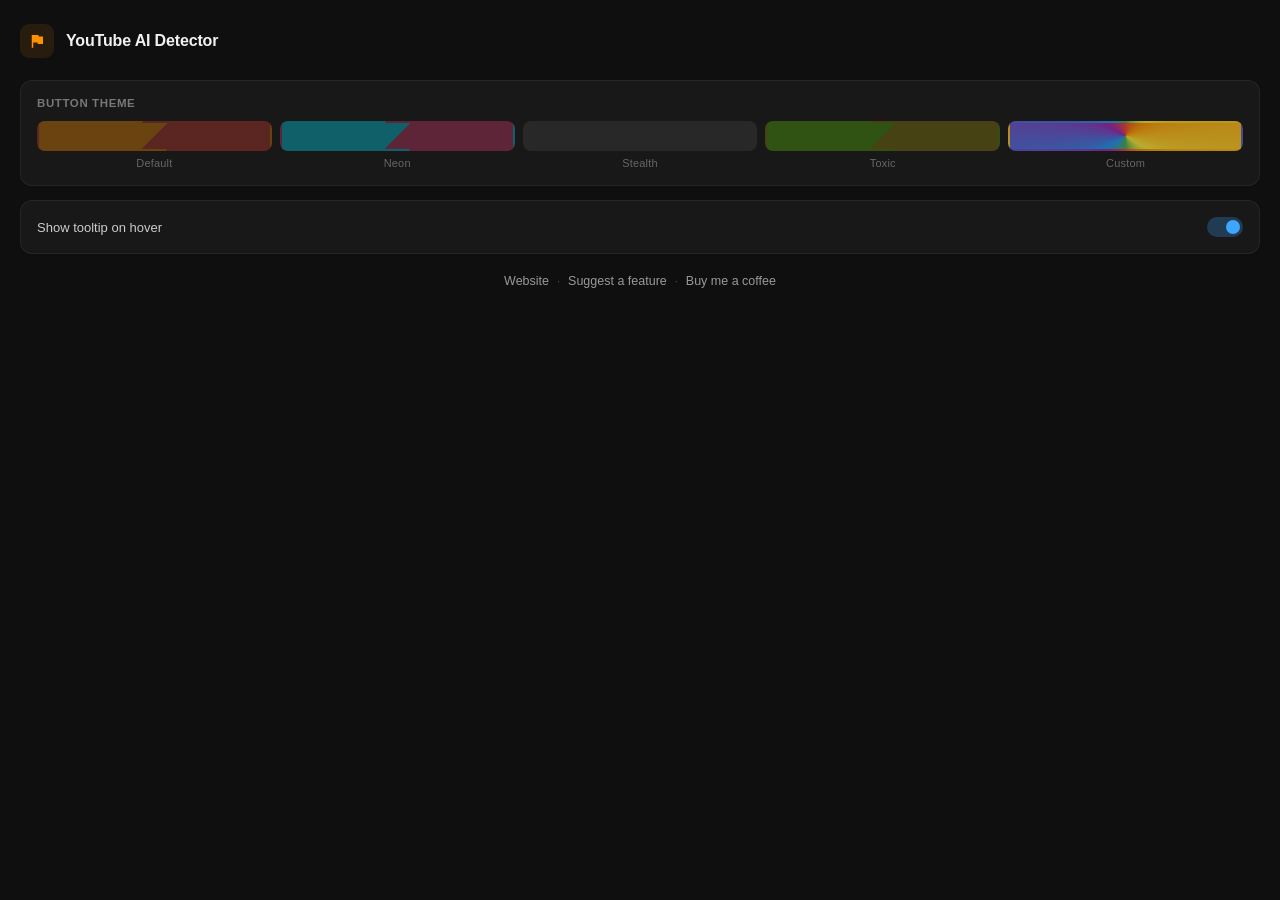
<file: extension/popup.html>
<!DOCTYPE html>
<html lang="en">
<head>
  <meta charset="UTF-8">
  <meta name="viewport" content="width=device-width, initial-scale=1.0">
  <link rel="stylesheet" href="popup.css">
  <title>YouTube AI Blocker</title>
</head>
<body>
  <div class="popup">
    <header class="header">
      <div class="header-icon">
        <svg viewBox="0 0 24 24" width="18" height="18" fill="#ff9100">
          <path d="M14.4 6L14 4H5v17h2v-7h5.6l.4 2h7V6z"/>
        </svg>
      </div>
      <h1 class="header-title">YouTube AI Detector</h1>
    </header>

    <section class="card">
      <p class="card-label">Button theme</p>
      <div class="theme-picker" id="theme-picker">
        <button class="theme-swatch" data-theme="default" title="Default">
          <span class="swatch-fill swatch-default"></span>
          <span class="swatch-name">Default</span>
        </button>
        <button class="theme-swatch" data-theme="neon" title="Neon">
          <span class="swatch-fill swatch-neon"></span>
          <span class="swatch-name">Neon</span>
        </button>
        <button class="theme-swatch" data-theme="stealth" title="Stealth">
          <span class="swatch-fill swatch-stealth"></span>
          <span class="swatch-name">Stealth</span>
        </button>
        <button class="theme-swatch" data-theme="toxic" title="Toxic">
          <span class="swatch-fill swatch-toxic"></span>
          <span class="swatch-name">Toxic</span>
        </button>
        <button class="theme-swatch" data-theme="custom" title="Custom">
          <span class="swatch-fill swatch-custom" id="swatch-custom-fill"></span>
          <span class="swatch-name">Custom</span>
        </button>
      </div>

      <div class="custom-colors" id="custom-colors">
        <div class="color-row">
          <label>Flagged color</label>
          <input type="color" id="color-flagged" value="#ff9100">
        </div>
        <div class="color-row">
          <label>Reported color</label>
          <input type="color" id="color-reported" value="#f44336">
        </div>
      </div>
    </section>

    <section class="card">
      <label class="toggle-row" for="toggle-tooltip">
        <span class="toggle-label">Show tooltip on hover</span>
        <input type="checkbox" id="toggle-tooltip" checked>
        <span class="toggle-switch"></span>
      </label>
    </section>

    <footer class="footer">
      <div class="footer-links">
        <a href="https://youtube-ai-detector.lukasdzenk.com" target="_blank" class="footer-link">Website</a>
        <span class="footer-dot">·</span>
        <a href="mailto:lukasdzn1@gmail.com?subject=YouTube%20AI%20Blocker%20Feedback" class="footer-link">Suggest a feature</a>
        <span class="footer-dot">·</span>
        <a href="https://www.buymeacoffee.com/lukasdzn" target="_blank" class="footer-link">Buy me a coffee</a>
      </div>
    </footer>
  </div>
  <script src="popup.js"></script>
</body>
</html>
</file>
<file: extension/popup.css>
* {
  margin: 0;
  padding: 0;
  box-sizing: border-box;
}

body {
  font-family: "Roboto", "YouTube Noto", Arial, sans-serif;
  background: #0f0f0f;
  color: #e8e8e8;
  min-width: 360px;
  -webkit-font-smoothing: antialiased;
}

/* ---------- Layout ---------- */

.popup {
  padding: 20px;
  display: flex;
  flex-direction: column;
  gap: 14px;
}

/* ---------- Header ---------- */

.header {
  display: flex;
  align-items: center;
  gap: 12px;
  padding: 4px 0 8px;
}

.header-icon {
  display: flex;
  align-items: center;
  justify-content: center;
  width: 34px;
  height: 34px;
  border-radius: 9px;
  background: rgba(255, 145, 0, 0.1);
  flex-shrink: 0;
}

.header-title {
  font-size: 16px;
  font-weight: 600;
  color: #f1f1f1;
  letter-spacing: -0.01em;
}

/* ---------- Card ---------- */

.card {
  background: rgba(255, 255, 255, 0.04);
  border: 1px solid rgba(255, 255, 255, 0.06);
  border-radius: 12px;
  padding: 16px;
}

.card-label {
  font-size: 11.5px;
  font-weight: 600;
  color: #777;
  text-transform: uppercase;
  letter-spacing: 0.6px;
  margin-bottom: 12px;
}

/* ---------- Theme Picker ---------- */

.theme-picker {
  display: flex;
  gap: 8px;
}

.theme-swatch {
  flex: 1;
  display: flex;
  flex-direction: column;
  align-items: center;
  gap: 6px;
  border: none;
  background: none;
  cursor: pointer;
  padding: 0;
  transition: transform 0.1s;
}

.theme-swatch:hover {
  transform: scale(1.05);
}

.swatch-fill {
  width: 100%;
  height: 30px;
  border-radius: 8px;
  box-sizing: border-box;
  border: 2px solid transparent;
  transition: border-color 0.15s;
}

.theme-swatch.active .swatch-fill {
  border-color: #3ea6ff;
}

.swatch-name {
  font-size: 11px;
  font-weight: 500;
  color: #666;
  letter-spacing: 0.2px;
  transition: color 0.15s;
}

.theme-swatch.active .swatch-name {
  color: #3ea6ff;
}

.swatch-default {
  background: linear-gradient(135deg, rgba(255, 145, 0, 0.35) 50%, rgba(244, 67, 54, 0.3) 50%);
}

.swatch-neon {
  background: linear-gradient(135deg, rgba(0, 229, 255, 0.35) 50%, rgba(255, 64, 129, 0.3) 50%);
}

.swatch-stealth {
  background: rgba(255, 255, 255, 0.07);
}

.swatch-toxic {
  background: linear-gradient(135deg, rgba(118, 255, 3, 0.25) 50%, rgba(255, 234, 0, 0.2) 50%);
}

.swatch-custom {
  background: conic-gradient(
    #f44336, #ff9800, #ffeb3b, #4caf50,
    #2196f3, #9c27b0, #f44336
  );
  opacity: 0.7;
}

.theme-swatch.active .swatch-custom {
  opacity: 1;
}

/* ---------- Custom Colors ---------- */

.custom-colors {
  display: none;
  margin-top: 14px;
  padding-top: 14px;
  border-top: 1px solid rgba(255, 255, 255, 0.06);
}

.custom-colors.visible {
  display: block;
}

.color-row {
  display: flex;
  align-items: center;
  justify-content: space-between;
  padding: 5px 0;
}

.color-row label {
  font-size: 13px;
  color: #999;
  font-weight: 400;
}

.color-row input[type="color"] {
  -webkit-appearance: none;
  appearance: none;
  width: 40px;
  height: 26px;
  border: 1px solid rgba(255, 255, 255, 0.1);
  border-radius: 6px;
  background: none;
  cursor: pointer;
  padding: 0;
  transition: border-color 0.15s;
}

.color-row input[type="color"]:hover {
  border-color: rgba(255, 255, 255, 0.25);
}

.color-row input[type="color"]::-webkit-color-swatch-wrapper {
  padding: 2px;
}

.color-row input[type="color"]::-webkit-color-swatch {
  border: none;
  border-radius: 4px;
}

/* ---------- Toggle Row ---------- */

.toggle-row {
  display: flex;
  align-items: center;
  justify-content: space-between;
  cursor: pointer;
  user-select: none;
}

.toggle-label {
  font-size: 13px;
  font-weight: 500;
  color: #ccc;
}

.toggle-row input {
  display: none;
}

.toggle-switch {
  position: relative;
  width: 36px;
  height: 20px;
  background: rgba(255, 255, 255, 0.1);
  border-radius: 10px;
  flex-shrink: 0;
  transition: background 0.2s;
}

.toggle-switch::after {
  content: "";
  position: absolute;
  top: 3px;
  left: 3px;
  width: 14px;
  height: 14px;
  background: #666;
  border-radius: 50%;
  transition: transform 0.2s, background 0.2s;
}

.toggle-row input:checked ~ .toggle-switch {
  background: rgba(62, 166, 255, 0.25);
}

.toggle-row input:checked ~ .toggle-switch::after {
  transform: translateX(16px);
  background: #3ea6ff;
}

/* ---------- Footer ---------- */

.footer {
  padding-top: 6px;
  text-align: center;
}

.footer-links {
  display: flex;
  justify-content: center;
  align-items: center;
  gap: 8px;
}

.footer-link {
  font-size: 12.5px;
  color: #999;
  text-decoration: none;
  transition: color 0.15s;
}

.footer-link:hover {
  color: #3ea6ff;
}

.footer-dot {
  font-size: 11px;
  color: #555;
}
</file>
